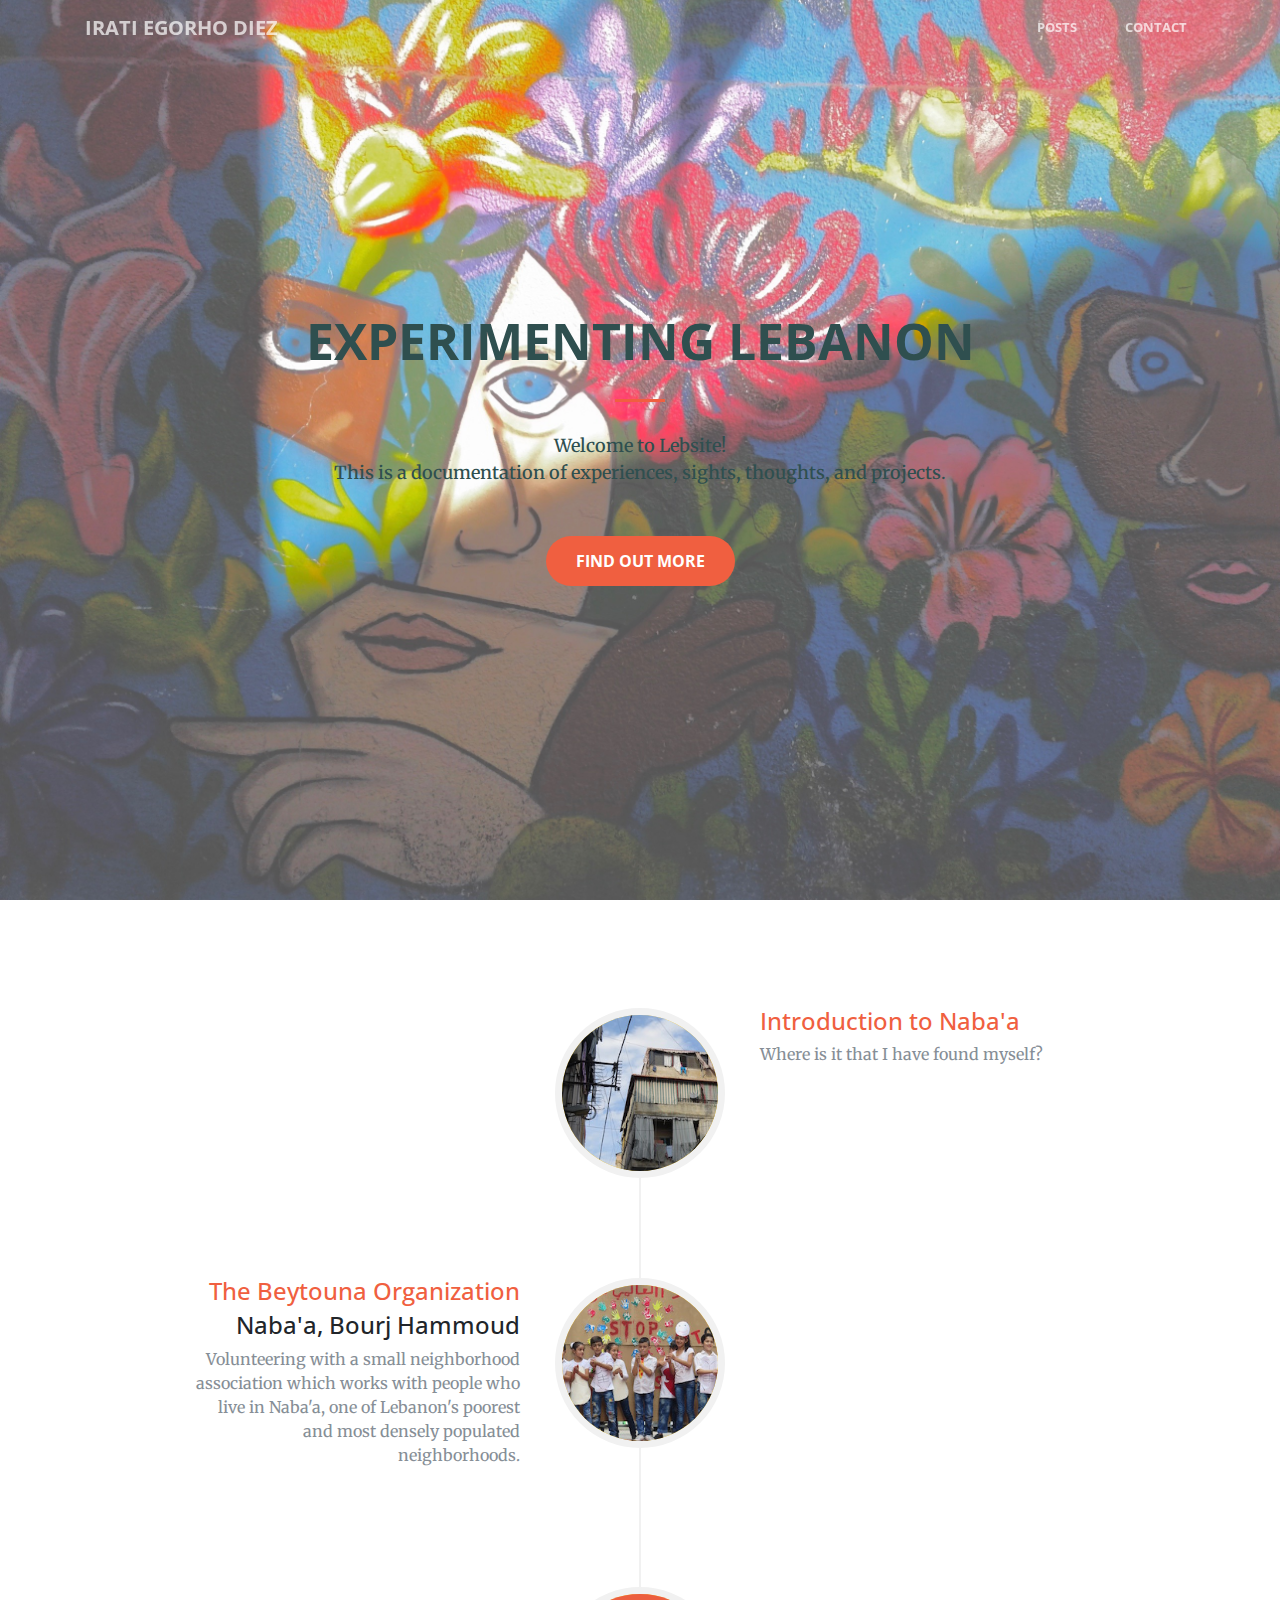
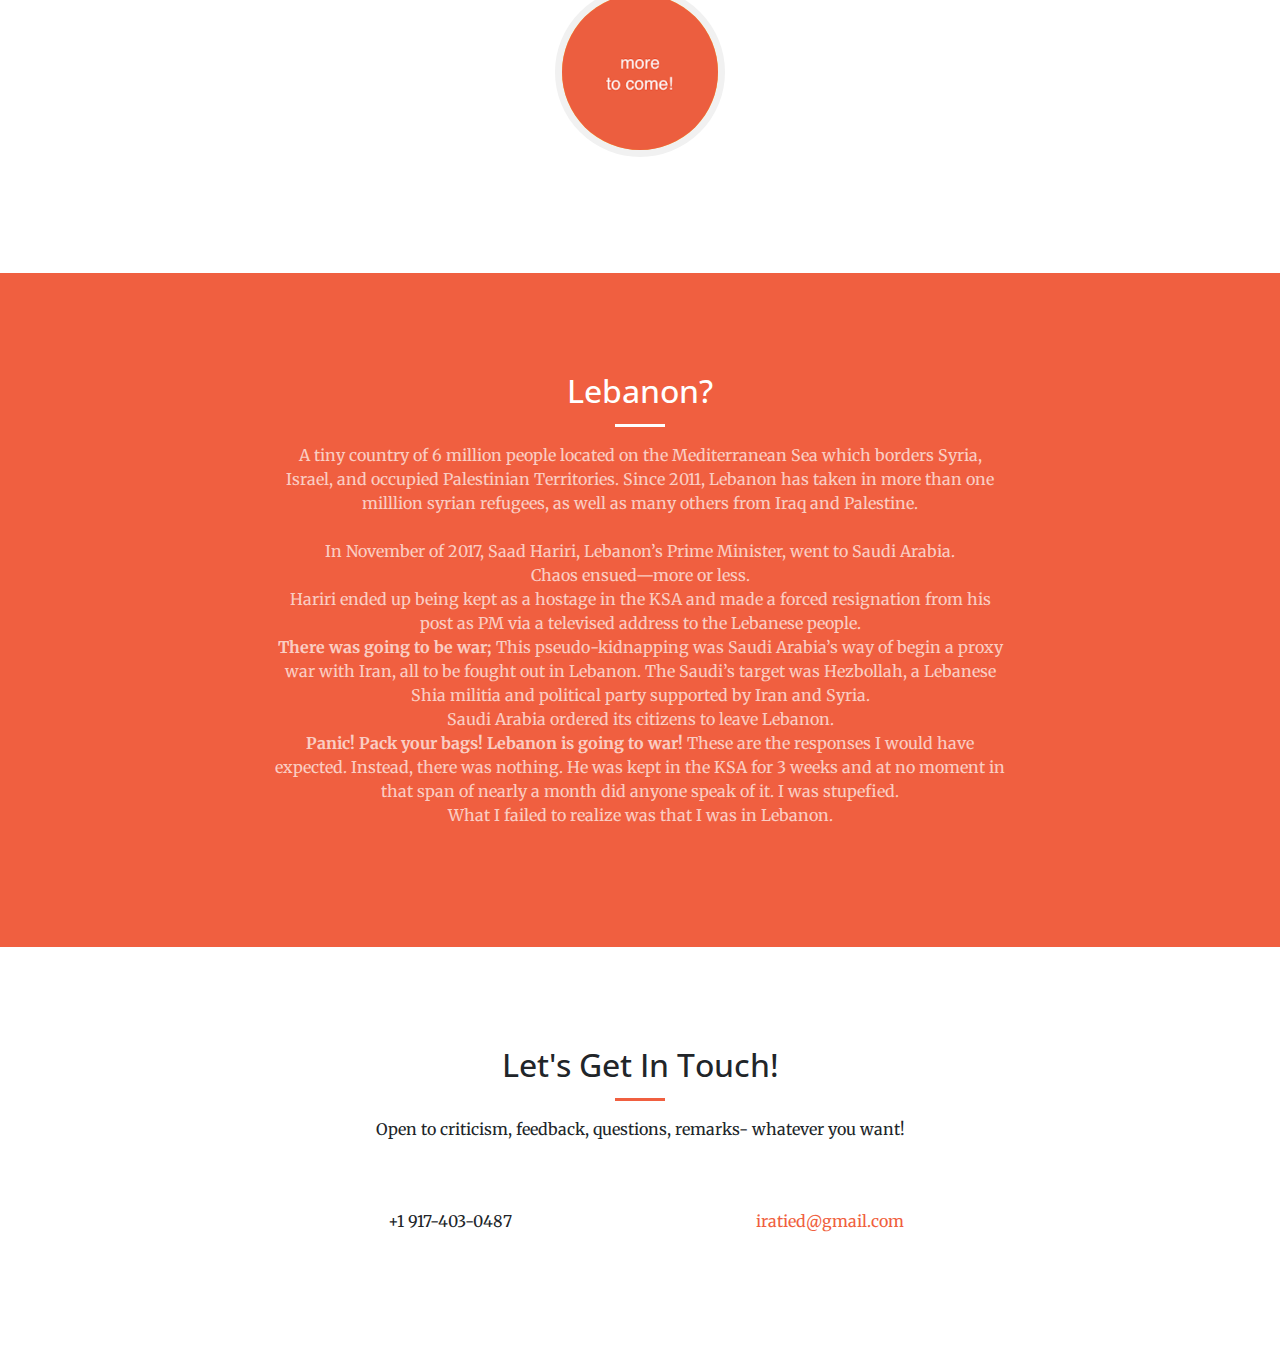
<file: index.html>
<!DOCTYPE html>
<html lang="en">

  <head>

    <meta charset="utf-8">
    <meta name="viewport" content="width=device-width, initial-scale=1, shrink-to-fit=no">
    <meta name="description" content="">
    <meta name="author" content="">

    <title>Beirut, Lebanon 2017</title>

    <!-- Bootstrap core CSS -->
    <link href="vendor/bootstrap/css/bootstrap1.min.css" rel="stylesheet">
    <link href="mystyle.css" rel="stylesheet">

    <!-- Custom fonts for this template -->
    <link href="vendor/font-awesome/css/font-awesome.min.css" rel="stylesheet" type="text/css">
    <link href='https://fonts.googleapis.com/css?family=Open+Sans:300italic,400italic,600italic,700italic,800italic,400,300,600,700,800' rel='stylesheet' type='text/css'>
    <link href='https://fonts.googleapis.com/css?family=Merriweather:400,300,300italic,400italic,700,700italic,900,900italic' rel='stylesheet' type='text/css'>

    <!-- Plugin CSS -->
    <link href="vendor/magnific-popup/magnific-popup.css" rel="stylesheet">
    
    <!-- Custom styles for this template -->
    <link href="css/creative1.min.css" rel="stylesheet">
    <link href="css/timeline.css" rel="stylesheet">

  </head>

  <body id="page-top">

    <!-- Navigation -->
    <nav class="navbar navbar-expand-lg navbar-light fixed-top" id="mainNav">
      <div class="container">
        <a class="navbar-brand js-scroll-trigger" href="#page-top">Irati Egorho Diez</a>
        <button class="navbar-toggler navbar-toggler-right" type="button" data-toggle="collapse" data-target="#navbarResponsive" aria-controls="navbarResponsive" aria-expanded="false" aria-label="Toggle navigation">
          <span class="navbar-toggler-icon"></span>
        </button>
        <div class="collapse navbar-collapse" id="navbarResponsive">
          <ul class="navbar-nav ml-auto">
            <li class="nav-item">
              <a class="nav-link js-scroll-trigger" href="#about">Posts</a>
            </li>
            <li class="nav-item">
              <a class="nav-link js-scroll-trigger" href="#services"> </a>
            </li>
            <li class="nav-item">
              <a class="nav-link js-scroll-trigger" href="#portfolio"> </a>
            </li>
            <li class="nav-item">
              <a class="nav-link js-scroll-trigger" href="#contact">Contact</a>
            </li>
          </ul>
        </div>
      </div>
    </nav>

    <header class="masthead">
      <div class="header-content">
        <div class="header-content-inner">
          <h1 id="homeHeading">Experimenting Lebanon</h1>
          <hr>
          <p>Welcome to Lebsite! <br> This is a documentation of experiences, sights, thoughts, and projects.</p>
          <a class="btn btn-primary btn-xl js-scroll-trigger" href="#about">Find Out More</a>
        </div>
      </div>
    </header>
    
    <section id="about">
      <div class="container">
        <div class="row">
          <div class="col-lg-12 text-center">
            <h2 class="section-heading">                    </h2>
            <h3 class="section-subheading text-muted"></h3>
          </div>
        </div>
        <div class="row">
          <div class="col-lg-12">
            <ul class="timeline">
               
               <li class="timeline-inverted">
                <div class="timeline-image">
                  <img class="rounded-circle img-fluid" src="img/about/4.jpg" alt="">
                </div>
                <div class="timeline-panel">
                  <div class="timeline-heading">
                    <h4><a href="text.html">Introduction to Naba'a</a></h4>
                    <h4 class="subheading"></h4>
                  </div>
                  <div class="timeline-body">
                    <p class="text-muted"> Where is it that I have found myself? 
                    <br>
                    <p>
                  </div>
                </div>
              </li>
              
              <li>
                <div class="timeline-image">
                  <img class="rounded-circle img-fluid" src="img/about/1.jpg" alt="">
                </div>
                <div class="timeline-panel">
                  <div class="timeline-heading">
                    <h4><a href="beyt.html"> The Beytouna Organization </a></h4>
                    <h4 class="subheading">Naba'a, Bourj Hammoud</h4>
                  </div>
                  <div class="timeline-body">
                    <p class="text-muted">Volunteering with a small neighborhood association which works with people who live in Naba'a, one of Lebanon's poorest and most densely populated neighborhoods.</p>
                  </div>
                </div>
              </li>

             
              <li class="timeline-inverted">
                <div class="timeline-image">
                  <img class="rounded-circle img-fluid" src="img/about/5.png" alt="">
                  <h4>More
                    <br>to
                    <br>Come!</h4>
                </div>
              </li>
            </ul>
          </div>
        </div>
      </div>
    </section>

    <section class="bg-primary" id="about">
      <div class="container">
        <div class="row">
          <div class="col-lg-8 mx-auto text-center">
            <h2 class="section-heading text-white">Lebanon?</h2>
            <hr class="light">
            <p class="text-faded">A tiny country of 6 million people located on the Mediterranean 
            Sea which borders Syria, Israel, and occupied Palestinian Territories. 
            Since 2011, Lebanon has taken in more than one milllion syrian refugees, as well as many others 
            from Iraq and Palestine.
            <br>
            <br>
            In November of 2017, Saad Hariri, Lebanon’s Prime Minister, went to Saudi Arabia. <br>
Chaos ensued—more or less. <br>
Hariri ended up being kept as a hostage in the KSA and made a forced resignation 
from his post as PM via a televised address to the Lebanese people. <br>
<b>There was going to be war;</b>
This pseudo-kidnapping was Saudi Arabia’s way of begin a proxy war with Iran, all to be fought out in Lebanon. 
The Saudi’s target was Hezbollah, a Lebanese Shia militia and political party supported by Iran and Syria.<br>
Saudi Arabia ordered its citizens to leave Lebanon. <br>

<b>Panic! Pack your bags! Lebanon is going to war!</b>

These are the responses I would have expected. Instead, there was nothing.
He was kept in the KSA for 3 weeks and at no moment in that span of nearly a month did anyone speak of it. I was stupefied.  <br>
What I failed to realize was that I was in Lebanon. 

            
            
            </p>
          </div>
        </div>
      </div>
    </section>

    <section id="contact">
      <div class="container">
        <div class="row">
          <div class="col-lg-8 mx-auto text-center">
            <h2 class="section-heading">Let's Get In Touch!</h2>
            <hr class="primary">
            <p>Open to criticism, feedback, questions, remarks- whatever you want!</p>
          </div>
        </div>
        <div class="row">
          <div class="col-lg-4 ml-auto text-center">
            <i class="fa fa-phone fa-3x sr-contact"></i>
            <p>+1 917-403-0487</p>
          </div>
          <div class="col-lg-4 mr-auto text-center">
            <i class="fa fa-envelope-o fa-3x sr-contact"></i>
            <p>
              <a href="mailto:iratied@gmail.com">iratied@gmail.com</a>
            </p>
          </div>
        </div>
      </div>
    </section>

    <!-- Bootstrap core JavaScript -->
    <script src="vendor/jquery/jquery.min.js"></script>
    <script src="vendor/popper/popper.min.js"></script>
    <script src="vendor/bootstrap/js/bootstrap.min.js"></script>

    <!-- Plugin JavaScript -->
    <script src="vendor/jquery-easing/jquery.easing.min.js"></script>
    <script src="vendor/scrollreveal/scrollreveal.min.js"></script>
    <script src="vendor/magnific-popup/jquery.magnific-popup.min.js"></script>

    <!-- Custom scripts for this template -->
    <script src="js/creative.min.js"></script>

  </body>

</html>
</file>
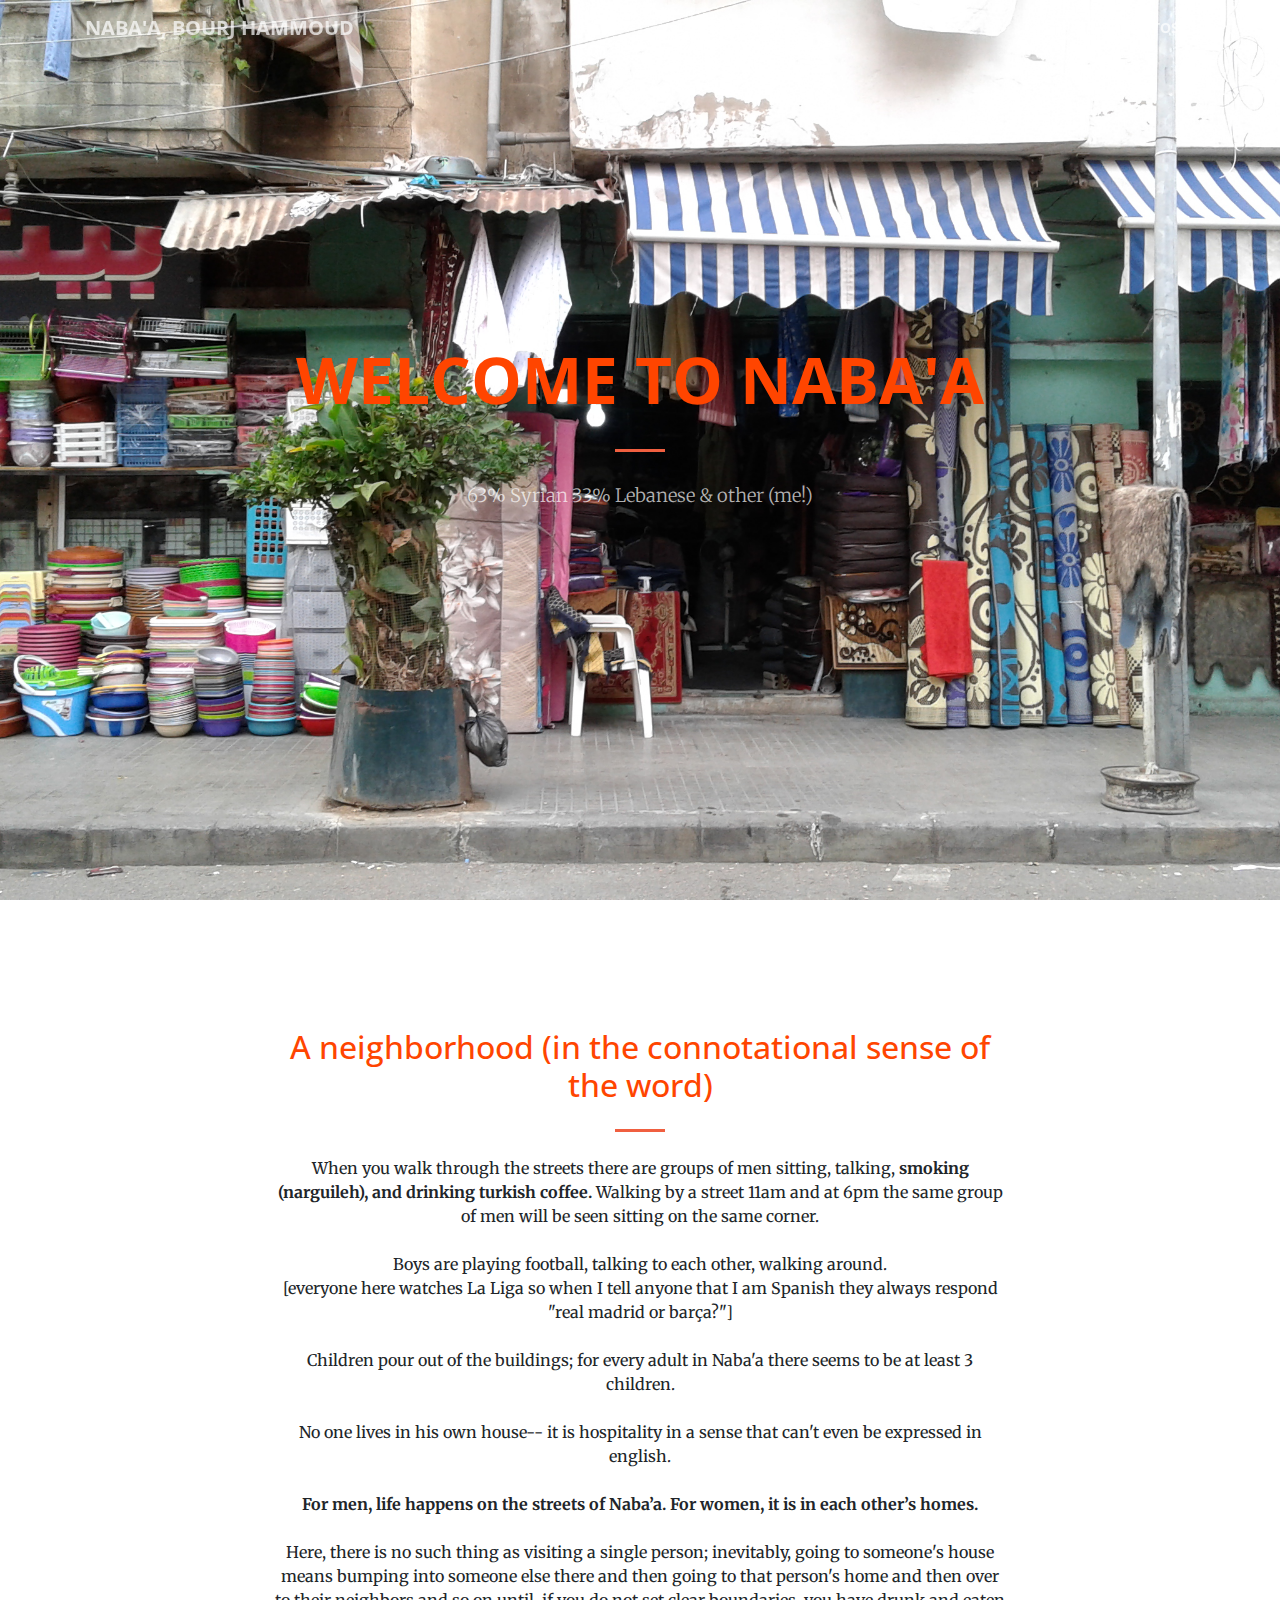
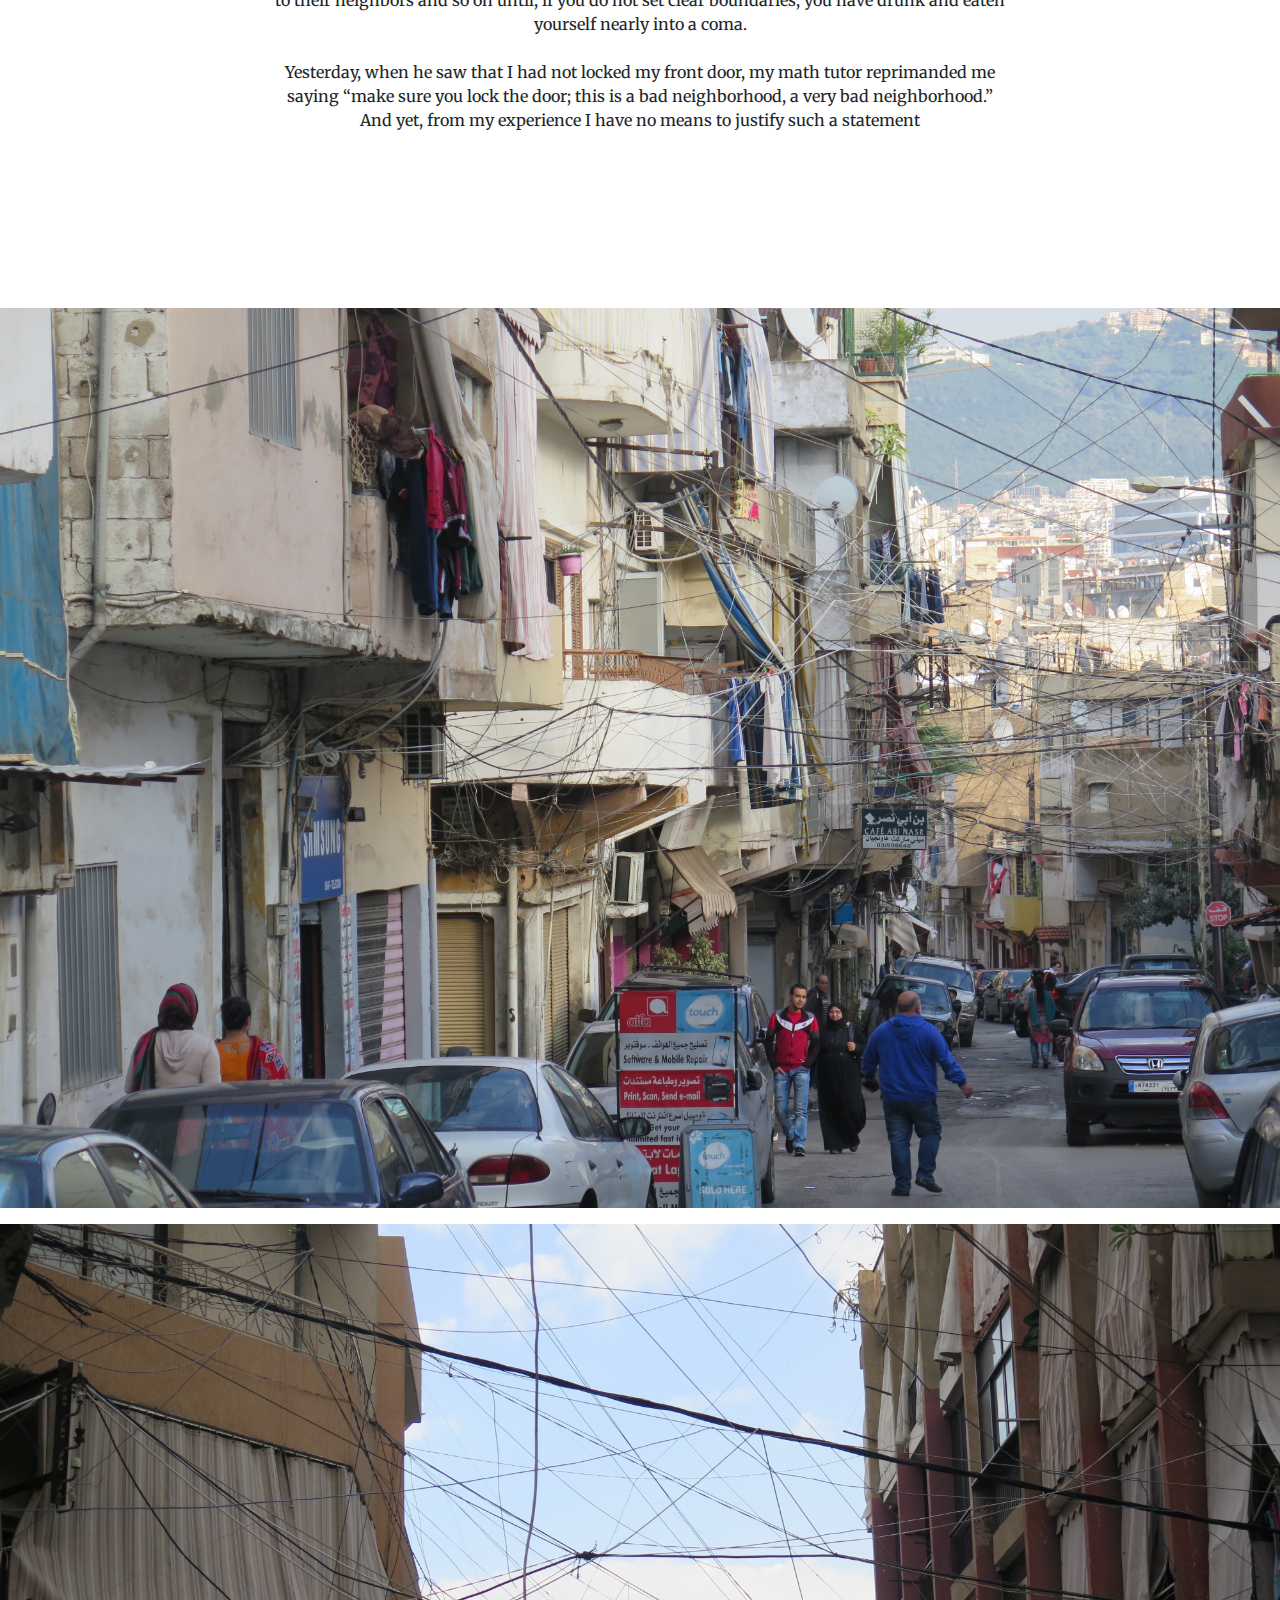
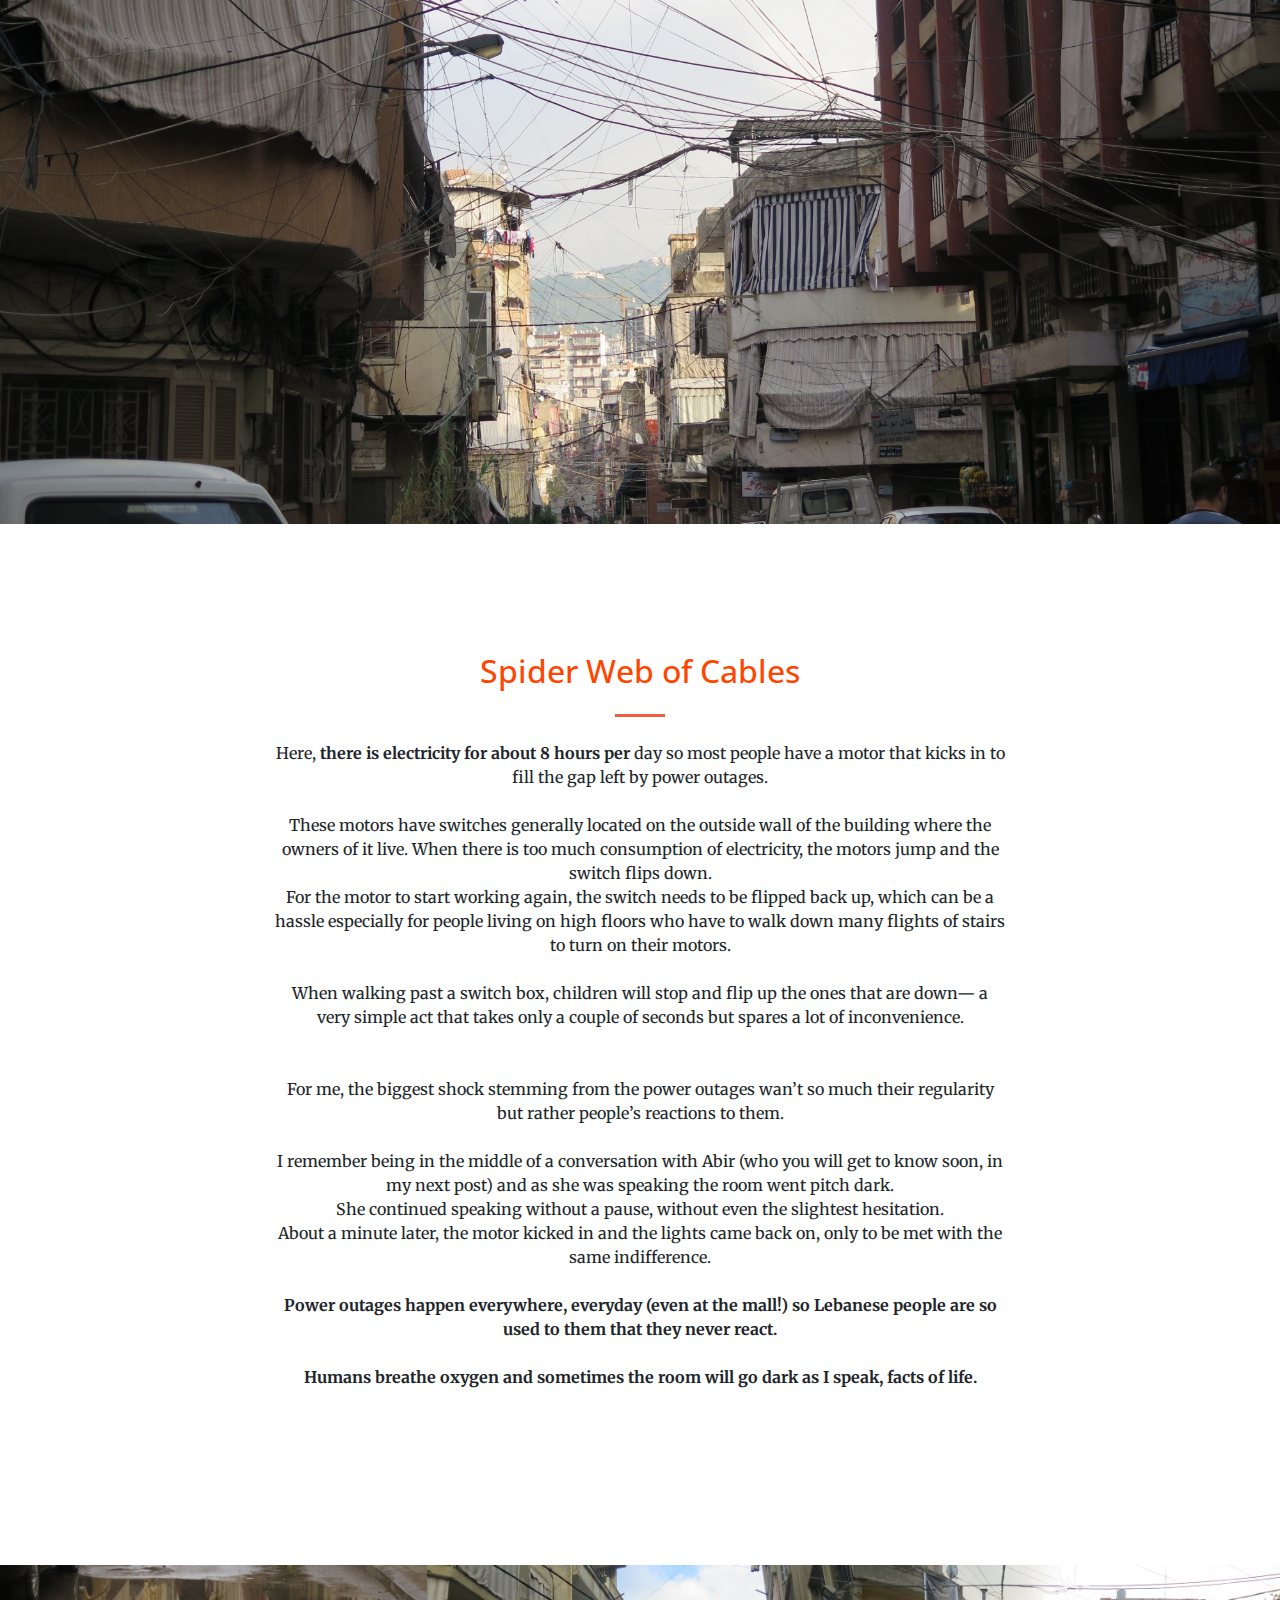
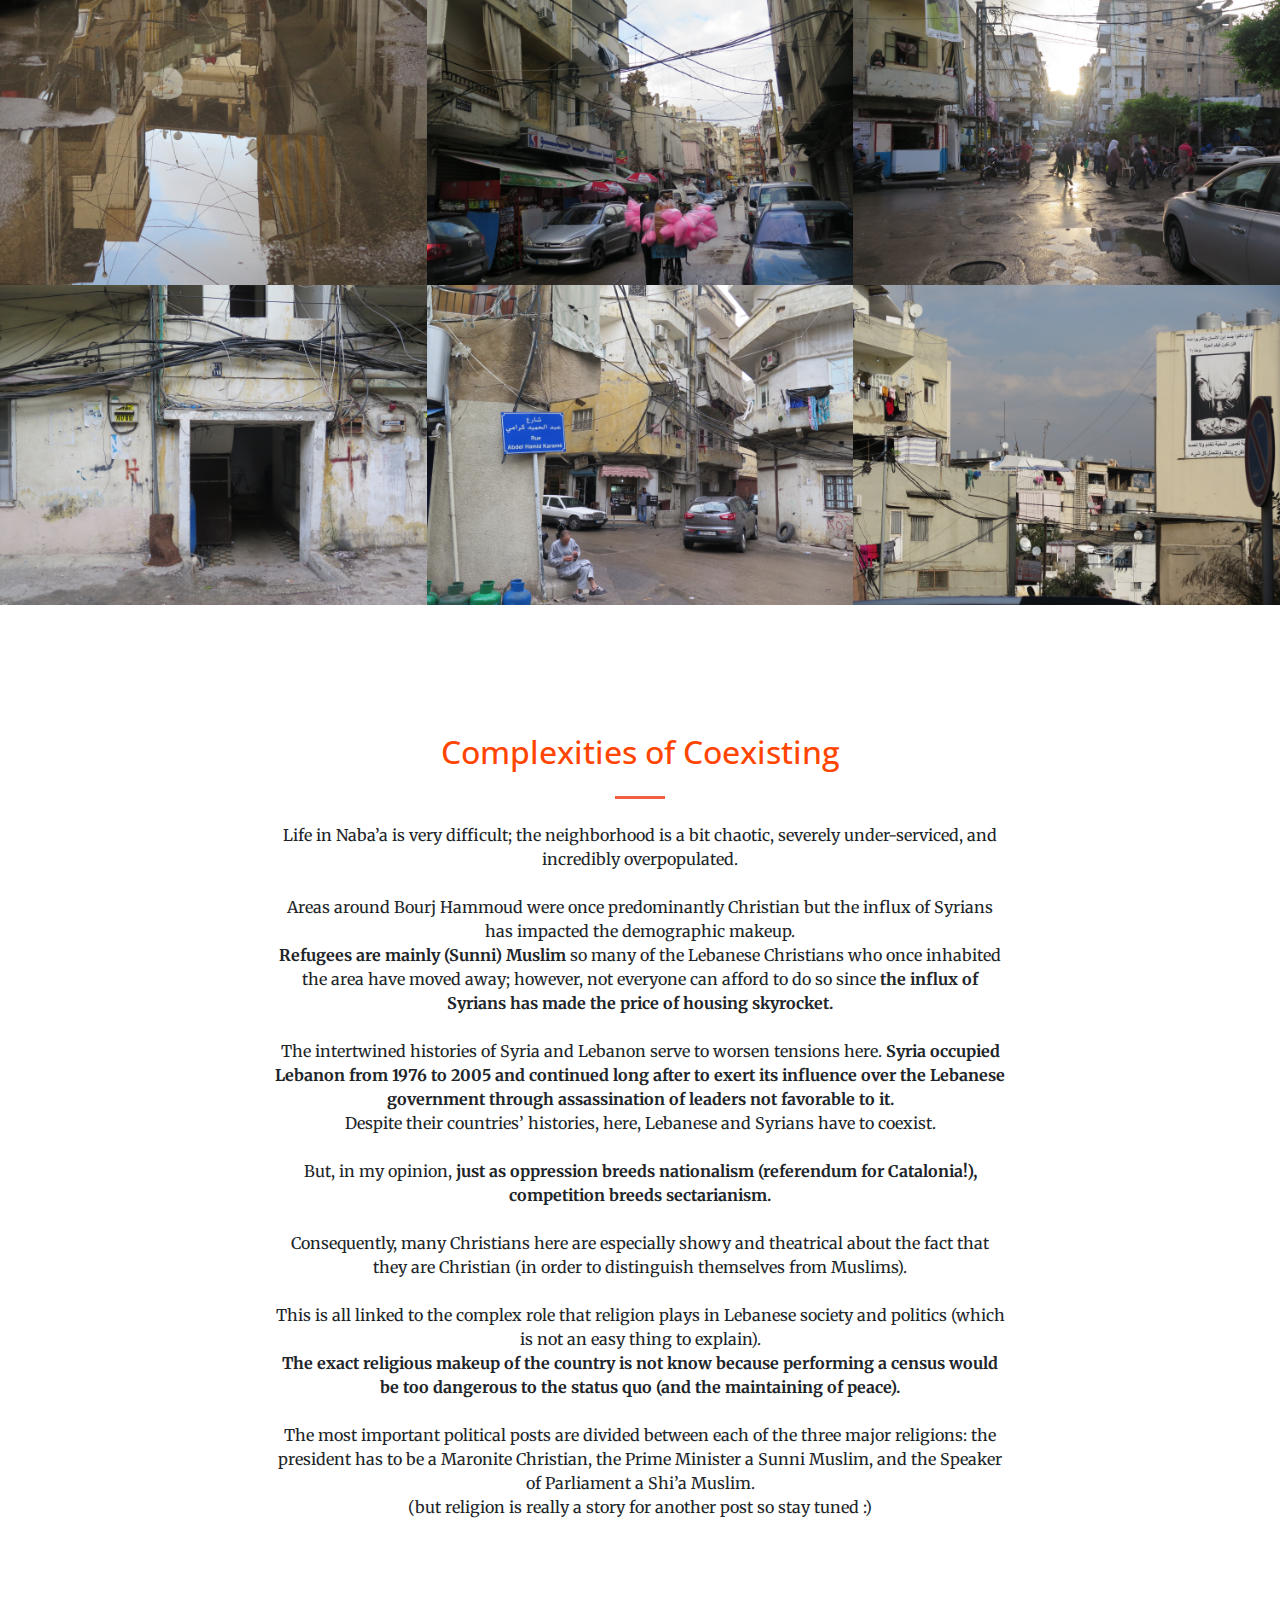
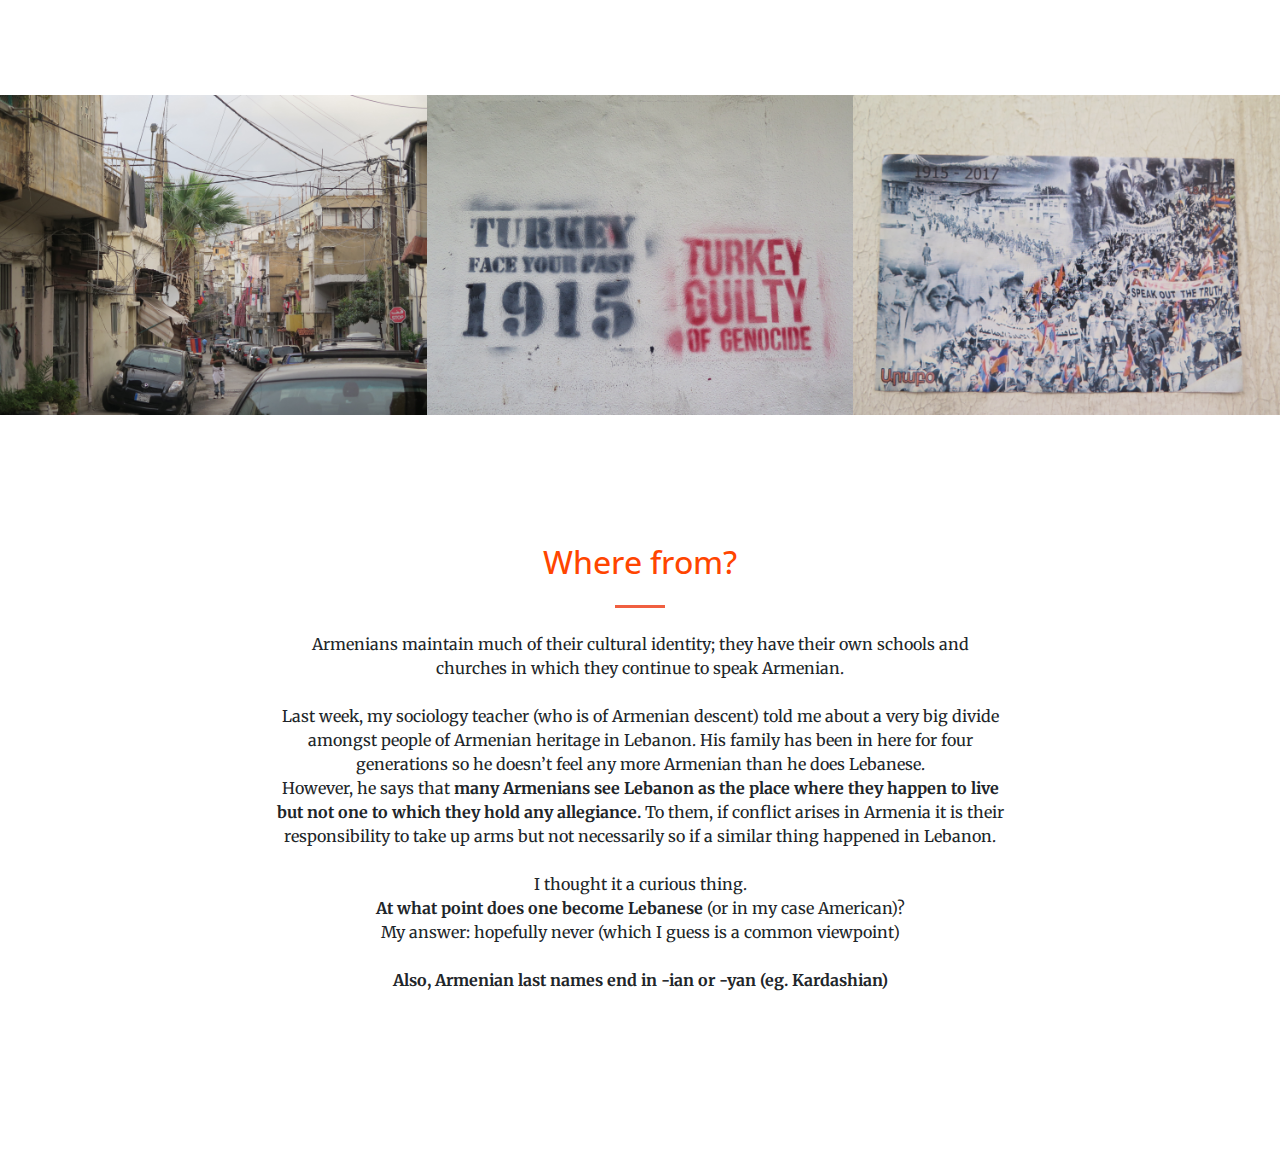
<file: text.html>
<!DOCTYPE html>
<html lang="en">

  <head>

    <meta charset="utf-8">
    <meta name="viewport" content="width=device-width, initial-scale=1, shrink-to-fit=no">
    <meta name="description" content="">
    <meta name="author" content="">

    <title>My First Impressions</title>

    <!-- Bootstrap core CSS -->
    <link href="vendor/bootstrap/css/bootstrap.min.css" rel="stylesheet">

    <!-- Custom fonts for this template -->
    <link href="vendor/font-awesome/css/font-awesome.min.css" rel="stylesheet" type="text/css">
    <link href='https://fonts.googleapis.com/css?family=Open+Sans:300italic,400italic,600italic,700italic,800italic,400,300,600,700,800' rel='stylesheet' type='text/css'>
    <link href='https://fonts.googleapis.com/css?family=Merriweather:400,300,300italic,400italic,700,700italic,900,900italic' rel='stylesheet' type='text/css'>

    <!-- Plugin CSS -->
    <link href="vendor/magnific-popup/magnific-popup.css" rel="stylesheet">

    <!-- Custom styles for this template -->
    <link href="css/creative.min.css" rel="stylesheet">

  </head>

  <body id="page-top">

    <!-- Navigation -->
    <nav class="navbar navbar-expand-lg navbar-light fixed-top" id="mainNav">
      <div class="container">
        <a class="navbar-brand js-scroll-trigger" href="#page-top">Naba'a, Bourj Hammoud</a>
        <button class="navbar-toggler navbar-toggler-right" type="button" data-toggle="collapse" data-target="#navbarResponsive" aria-controls="navbarResponsive" aria-expanded="false" aria-label="Toggle navigation">
          <span class="navbar-toggler-icon"></span>
        </button>
        <div class="collapse navbar-collapse" id="navbarResponsive">
          <ul class="navbar-nav ml-auto">
            
            <li class="nav-item">
              <a class="nav-link js-scroll-trigger" href="#about"></a>
            </li>
            
            <li class="nav-item">
              <a class="nav-link js-scroll-trigger" href="#services"></a>
            </li>
            <li class="nav-item">
              <a class="nav-link js-scroll-trigger" href="#portfolio">Photos</a>
            </li>
          </ul>
        </div>
      </div>
    </nav>

    <header class="masthead text-center text-white d-flex">
      <div class="container my-auto">
        <div class="row">
          <div class="col-lg-10 mx-auto">
            <h1 class="text-uppercase">
              <strong>Welcome to Naba'a</strong>
            </h1>
            <hr>
          </div>
          <div class="col-lg-8 mx-auto">
            <p class="text-faded mb-5">63% Syrian 33% Lebanese & other (me!)
            </p>
          </div>
        </div>
      </div>
    </header>

<section id="contact">
      <div class="container">
        <div class="row">
          <div class="col-lg-8 mx-auto text-center">
            <h2 class="section-heading">A neighborhood (in the connotational sense of the word)</h2>
            <hr class="my-4">
            <p class="mb-5"> 
            When you walk through the streets there are groups of men sitting, talking, <b>smoking (narguileh), and drinking turkish coffee. </b> 
            Walking by a street 11am and at 6pm the same group of men will be seen sitting on the same corner.
            <br>
            <br>
            Boys are playing football, talking to each other, walking around. 
            <br>
            [everyone here watches La Liga so when I tell anyone that I am Spanish they always respond "real madrid or barça?"]
            <br>
            <br>
            Children pour out of the buildings; for every adult in Naba'a there seems to be at least 3 children. 
            <br>
            <br>
            No one lives in his own house-- it is hospitality in a sense that can't even be expressed in english. 
            <br>
            <br>
           <b>For men, life happens on the streets of Naba’a. For women, it is in each other’s homes. </b>
            <br>
            <br>
            Here, there is no such thing as visiting a single person; 
            inevitably, going to someone's house means bumping into someone else there and then going to that person's home and then over to their neighbors and so on until, if you do not set clear boundaries, you have drunk and eaten yourself nearly into a coma.
            <br>
            <br>
            Yesterday, when he saw that I had not locked my front door, my math tutor reprimanded me saying “make sure you lock the door; this is a bad neighborhood, a very bad neighborhood.”
            And yet, from my experience I have no means to  justify such a statement 
            </p>
          </div>
        </div>
      </div>
    </section>
    
<header class="masthead1 text-center text-white d-flex">
      <div class="container my-auto">
        <div class="row">
          <div class="col-lg-10 mx-auto">
            <h1 class="text-uppercase">
              <strong></strong>
            </h1>
           
          </div>
          <div class="col-lg-8 mx-auto">
            <p class="text-faded mb-5"></p>
            
          </div>
        </div>
      </div>
    </header>
<p>
</p>

<header class="masthead2 text-center text-white d-flex">
      <div class="container my-auto">
        <div class="row">
          <div class="col-lg-10 mx-auto">
            <h1 class="text-uppercase">
              <strong> </strong>
              <br>
              <br>
              <br>
              <br>
              <br>
            </h1>
           
          </div>
          <div class="col-lg-8 mx-auto">
            <p class="text-faded mb-5"></p>
            
          </div>
        </div>
      </div>
    </header>
        <section id="contact">
      <div class="container">
        <div class="row">
          <div class="col-lg-8 mx-auto text-center">
            <h2 class="section-heading">Spider Web of Cables</h2>
            <hr class="my-4">
            <p class="mb-5">Here, <b>there is electricity for about 8 hours per </b> day so most people have
            a motor that kicks in to fill the gap left by power outages. 
            <br>
            <br>
            These motors have switches generally located on the outside wall of the building where the owners of it live. 
            When there is too much consumption of electricity, the motors jump and the switch flips down. 
            <br>
            For the motor to start working again, the switch needs to be flipped back up, which can be a hassle 
            especially for people living on high floors who have to walk down many flights of stairs to turn on their 
            motors. 
            <br>
            <br>
            When walking past a switch box, children will stop and flip up the ones that are down— a very simple act 
            that takes only a couple of seconds but spares a lot of inconvenience. 
            <br>
            <br>
            <br>
            For me, the biggest shock stemming from the power outages wan’t so much their regularity but rather people’s 
            reactions to them. 
            <br>
            <br>
            I remember being in the middle of a conversation with Abir (who you will get to know soon,
            in my next post) and as she was speaking the room went pitch dark. 
            <br>
            She continued speaking without a pause, without even the slightest hesitation. 
            <br>
            About a minute later, the motor kicked in and the lights came back on, only to be met with the same indifference. 
            <br>
            <br>
            <b>Power outages happen everywhere, everyday (even at the mall!) so Lebanese people are so used to them that they never react. 
            <br>
            <br>
            Humans breathe oxygen and sometimes the room will go dark as I speak, facts of life. </b>
            </p>
          </div>
        </div>
      </div>
    </section>

    <section class="p-0" id="portfolio">
      <div class="container-fluid p-0">
        <div class="row no-gutters popup-gallery">
          <div class="col-lg-4 col-sm-6">
            <a class="portfolio-box" href="img/portfolio/fullsize/1.jpg">
              <img class="img-fluid" src="img/portfolio/thumbnails/1.jpg" alt="">
              <div class="portfolio-box-caption">
                <div class="portfolio-box-caption-content">
                  <div class="project-category text-faded">
                    Seen through a Puddle
                  </div>
                  <div class="project-name">
                    
                  </div>
                </div>
              </div>
            </a>
          </div>
          <div class="col-lg-4 col-sm-6">
            <a class="portfolio-box" href="img/portfolio/fullsize/2.jpg">
              <img class="img-fluid" src="img/portfolio/thumbnails/2.jpg" alt="">
              <div class="portfolio-box-caption">
                <div class="portfolio-box-caption-content">
                  <div class="project-category text-faded">
                   The huge curtains draped over the balconies shield from the intense heat in summer and act as wonderful isolators in winter
                  </div>
                  <div class="project-name">
                    
                  </div>
                </div>
              </div>
            </a>
          </div>
          <div class="col-lg-4 col-sm-6">
            <a class="portfolio-box" href="img/portfolio/fullsize/3.jpg">
              <img class="img-fluid" src="img/portfolio/thumbnails/3.jpg" alt="">
              <div class="portfolio-box-caption">
                <div class="portfolio-box-caption-content">
                  <div class="project-category text-faded">
                     There are no sidewalks, as that is where the cars park, so pedestrians walk on the street
                  </div>
                  <div class="project-name">
                    
                  </div>
                </div>
              </div>
            </a>
          </div>
          
          <div class="col-lg-4 col-sm-6">
            <a class="portfolio-box" href="img/portfolio/fullsize/4.jpg">
              <img class="img-fluid" src="img/portfolio/thumbnails/4.jpg" alt="">
              <div class="portfolio-box-caption">
                <div class="portfolio-box-caption-content">
                  <div class="project-category text-faded">
                    A Typically small doorway 
                  </div>
                  <div class="project-name">
                  </div>
                </div>
              </div>
            </a>
          </div>
          <div class="col-lg-4 col-sm-6">
            <a class="portfolio-box" href="img/portfolio/fullsize/5.jpg">
              <img class="img-fluid" src="img/portfolio/thumbnails/5.jpg" alt="">
              <div class="portfolio-box-caption">
                <div class="portfolio-box-caption-content">
                  <div class="project-category text-faded">
                  a Street with a name (a rare occurrence) 
          
                  </div>
                  <div class="project-name">
                  </div>
                </div>
              </div>
            </a>
          </div>
          <div class="col-lg-4 col-sm-6">
            <a class="portfolio-box" href="img/portfolio/fullsize/6.jpg">
              <img class="img-fluid" src="img/portfolio/thumbnails/6.jpg" alt="">
              <div class="portfolio-box-caption">
                <div class="portfolio-box-caption-content">
                  <div class="project-category text-faded">
                    Christian iconography— an omnipresent feature
                  </div>
                  <div class="project-name">
                    
                  </div>
                </div>
              </div>
            </a>
          </div>
        </div>
      </div>
    </section>

    <section id="contact">
      <div class="container">
        <div class="row">
          <div class="col-lg-8 mx-auto text-center">
            <h2 class="section-heading">Complexities of Coexisting</h2>
            <hr class="my-4">
            <p class="mb-5">
            Life in Naba’a is very difficult; the neighborhood is a bit chaotic, severely under-serviced, and incredibly 
            overpopulated. 
            <br>
            <br>
            Areas around Bourj Hammoud were once predominantly Christian but the influx of Syrians has impacted the 
            demographic makeup. 
            <br>
            <b>Refugees are mainly (Sunni) Muslim </b>so many of the Lebanese Christians who once inhabited the area have 
            moved away; 
            however, not everyone can afford to do so since <b>the influx of Syrians has made the price of housing skyrocket.</b>
            <br>
            <br>
            The intertwined histories of Syria and Lebanon serve to worsen tensions here.
            <b>Syria occupied Lebanon from 1976 to 2005 and continued long after to exert its influence over the 
            Lebanese government through assassination of leaders not favorable to it. </b>
            <br>
            Despite their countries’ histories, here, Lebanese and Syrians have to coexist. 
            <br>
            <br>
            But, in my opinion, <b> just as oppression breeds nationalism (referendum for Catalonia!), 
            competition breeds sectarianism. </b>
            <br>
            <br>
            Consequently, many Christians here are especially showy and theatrical about the fact that 
            they are Christian (in order to distinguish themselves from Muslims). 
            <br>
            <br>
            This is all linked to the complex role that religion plays in Lebanese society and politics (which is not an easy thing to explain). 
            <br>
            <b>The exact religious makeup of the country is not know because performing a census would be too dangerous 
            to the status quo (and the maintaining of peace). </b>
            <br>
            <br>
            The most important political posts are divided between each of the three major religions: 
            the president has to be a Maronite Christian, the Prime Minister a Sunni Muslim, and the Speaker 
            of Parliament a Shi’a Muslim. 
            <br>
            (but religion is really a story for another post so stay tuned :)
          </p>
          </div>
        </div>
      </div>
    </section>
    
        <section class="p-0" id="portfolio">
      <div class="container-fluid p-0">
        <div class="row no-gutters popup-gallery">
          <div class="col-lg-4 col-sm-6">
            <a class="portfolio-box" href="img/portfolio/fullsize/flags.jpg">
              <img class="img-fluid" src="img/portfolio/thumbnails/flags.jpg" alt="">
              <div class="portfolio-box-caption">
                <div class="portfolio-box-caption-content">
                  <div class="project-category text-faded">
                  A dual identity 
                  </div>
                  <div class="project-name">
                    
                  </div>
                </div>
              </div>
            </a>
          </div>
          <div class="col-lg-4 col-sm-6">
            <a class="portfolio-box" href="img/portfolio/fullsize/turkey.jpg">
              <img class="img-fluid" src="img/portfolio/thumbnails/turkey.jpg" alt="">
              <div class="portfolio-box-caption">
                <div class="portfolio-box-caption-content">
                  <div class="project-category text-faded">
                    Bourj Hammoud has a substantial Armenian population made up of the descendants of refugees feeling the genocide of 1915
                  </div>
                  <div class="project-name">
                    
                  </div>
                </div>
              </div>
            </a>
          </div>
          <div class="col-lg-4 col-sm-6">
            <a class="portfolio-box" href="img/portfolio/fullsize/card.jpg">
              <img class="img-fluid" src="img/portfolio/thumbnails/card.jpg" alt="">
              <div class="portfolio-box-caption">
                <div class="portfolio-box-caption-content">
                  <div class="project-category text-faded">
                      Turkey is still to recognize that the events taking place in 1915 constituted a genocide
                  </div>
                  <div class="project-name">
                   
                  </div>
                </div>
              </div>
            </a>
          </div>
        </div>
      </div>
    </section>
    
        <section id="contact">
      <div class="container">
        <div class="row">
          <div class="col-lg-8 mx-auto text-center">
            <h2 class="section-heading">Where from?</h2>
            <hr class="my-4">
            <p class="mb-5"> Armenians maintain much of their cultural identity; they have their own schools and churches in which they continue to speak Armenian. 
            <br>
            <br>
            Last week, my sociology teacher (who is of Armenian descent) told me about a very big divide amongst people 
            of Armenian heritage in Lebanon.
            
            His family has been in here for four generations so he doesn’t feel any more Armenian than he does Lebanese.
            <br>
            However, he says that <b> many Armenians see Lebanon as the place where they happen to live 
            but not one to which they hold any allegiance. </b> 
            To them, if conflict arises in Armenia it is their responsibility to take up arms but 
            not necessarily so if a similar thing happened in Lebanon. 
            <br>
            <br>
            I thought it a curious thing.
            <br>
            <b>At what point does one become Lebanese </b> (or in my case American)? 
            <br>
            My answer: hopefully never (which I guess is a common viewpoint)
            <br>
            <br>
            <b>Also, Armenian last names end in -ian or -yan (eg. Kardashian) </b>
            </p>
          </div>
        </div>
      </div>
    </section>

    <!-- Bootstrap core JavaScript -->
    <script src="vendor/jquery/jquery.min.js"></script>
    <script src="vendor/bootstrap/js/bootstrap.bundle.min.js"></script>

    <!-- Plugin JavaScript -->
    <script src="vendor/jquery-easing/jquery.easing.min.js"></script>
    <script src="vendor/scrollreveal/scrollreveal.min.js"></script>
    <script src="vendor/magnific-popup/jquery.magnific-popup.min.js"></script>

    <!-- Custom scripts for this template -->
    <script src="js/creative.min.js"></script>

  </body>

</html>
</file>
<file: mystyle.css>
.text-notfaded {
    color:white;
}
</file>
<file: css/creative1.min.css>
/*!
 * Start Bootstrap - Createive v4.0.0-beta (http://startbootstrap.com/template-overviews/creative)
 * Copyright 2013-2017 Start Bootstrap
 * Licensed under MIT (https://github.com/BlackrockDigital/startbootstrap-creative/blob/master/LICENSE)
 */body,html{width:100%;height:100%}body{font-family:Merriweather,'Helvetica Neue',Arial,sans-serif}hr{max-width:50px;border-width:3px;border-color:#f05f40}hr.light{border-color:#fff}a{color:#f05f40;-webkit-transition:all .2s;-moz-transition:all .2s;transition:all .2s}a:focus,a:hover{color:#f05f40}h1,h2,h3,h4,h5,h6{font-family:'Open Sans','Helvetica Neue',Arial,sans-serif}p{font-size:16px;line-height:1.5;margin-bottom:20px}.bg-primary{background-color:rgb(240, 95, 64)!important}.bg-dark{color:#fff;background-color:#222!important}.text-faded{color:rgba(255,255,255,.7)}section{padding:100px 0}.section-heading{margin-top:0}::-moz-selection{color:#fff;background:#222;text-shadow:none}::selection{color:#fff;background:#222;text-shadow:none}img::selection{color:#fff;background:0 0}img::-moz-selection{color:#fff;background:0 0}body{-webkit-tap-highlight-color:#222}#mainNav{border-color:rgba(34,34,34,.05);background-color:#fff;font-family:'Open Sans','Helvetica Neue',Arial,sans-serif;-webkit-transition:all .2s;-moz-transition:all .2s;transition:all .2s}#mainNav .navbar-brand{font-weight:700;text-transform:uppercase;color:#f05f40;font-family:'Open Sans','Helvetica Neue',Arial,sans-serif}#mainNav .navbar-brand:focus,#mainNav .navbar-brand:hover{color:#f05f40}#mainNav .navbar-toggle{font-size:12px;font-weight:700;text-transform:uppercase;color:#222}#mainNav .navbar-nav>li.nav-item>a.nav-link,#mainNav .navbar-nav>li.nav-item>a.nav-link:focus{font-size:13px;font-weight:700;text-transform:uppercase;color:#222}#mainNav .navbar-nav>li.nav-item>a.nav-link:focus:hover,#mainNav .navbar-nav>li.nav-item>a.nav-link:hover{color:#f05f40}#mainNav .navbar-nav>li.nav-item>a.nav-link.active,#mainNav .navbar-nav>li.nav-item>a.nav-link:focus.active{color:#f05f40!important;background-color:transparent}#mainNav .navbar-nav>li.nav-item>a.nav-link.active:hover,#mainNav .navbar-nav>li.nav-item>a.nav-link:focus.active:hover{background-color:transparent}@media (min-width:992px){#mainNav{border-color:rgba(255,255,255,.3);background-color:transparent}#mainNav .navbar-brand{color:rgba(255,255,255,.7)}#mainNav .navbar-brand:focus,#mainNav .navbar-brand:hover{color:#fff}#mainNav .navbar-nav>li.nav-item>a.nav-link,#mainNav .navbar-nav>li.nav-item>a.nav-link:focus{color:rgba(255,255,255,.7)}#mainNav .navbar-nav>li.nav-item>a.nav-link:focus:hover,#mainNav .navbar-nav>li.nav-item>a.nav-link:hover{color:#fff}#mainNav.navbar-shrink{border-color:rgba(34,34,34,.05);background-color:#fff}#mainNav.navbar-shrink .navbar-brand{font-size:16px;color:#f05f40}#mainNav.navbar-shrink .navbar-brand:focus,#mainNav.navbar-shrink .navbar-brand:hover{color:#f05f40}#mainNav.navbar-shrink .navbar-nav>li.nav-item>a.nav-link,#mainNav.navbar-shrink .navbar-nav>li.nav-item>a.nav-link:focus{color:#222}#mainNav.navbar-shrink .navbar-nav>li.nav-item>a.nav-link:focus:hover,#mainNav.navbar-shrink .navbar-nav>li.nav-item>a.nav-link:hover{color:#f05f40}}
 header.masthead{position:relative;width:100%;min-height:auto;text-align:center;color:darkslategray;background-image:url(../img/paris.jpg);background-position:center;-webkit-background-size:cover;-moz-background-size:cover;-o-background-size:cover;background-size:cover}
 
 header.masthead .header-content{position:relative;width:100%;padding:150px 15px 100px;text-align:center}header.masthead .header-content .header-content-inner h1{font-size:30px;font-weight:700;margin-top:0;margin-bottom:0;text-transform:uppercase}header.masthead .header-content .header-content-inner hr{margin:30px auto}header.masthead .header-content .header-content-inner p{font-size:16px;font-weight:500;margin-bottom:50px;color:darkslategray}@media (min-width:768px){header.masthead{height:100%;min-height:600px}header.masthead .header-content{position:absolute;top:50%;padding:0 50px;-webkit-transform:translateY(-50%);-ms-transform:translateY(-50%);transform:translateY(-50%)}header.masthead .header-content .header-content-inner{max-width:1000px;margin-right:auto;margin-left:auto}header.masthead .header-content .header-content-inner h1{font-size:50px}header.masthead .header-content .header-content-inner p{font-size:18px;max-width:80%;margin-right:auto;margin-left:auto}}.service-box{max-width:400px;margin:50px auto 0}@media (min-width:992px){.service-box{margin:20px auto 0}}.service-box p{margin-bottom:0}.portfolio-box{position:relative;display:block;max-width:650px;margin:0 auto}.portfolio-box .portfolio-box-caption{position:absolute;bottom:0;display:block;width:100%;height:100%;text-align:center;opacity:0;color:#fff;background:rgba(240,95,64,.9);-webkit-transition:all .2s;-moz-transition:all .2s;transition:all .2s}.portfolio-box .portfolio-box-caption .portfolio-box-caption-content{position:absolute;top:50%;width:100%;transform:translateY(-50%);text-align:center}.portfolio-box .portfolio-box-caption .portfolio-box-caption-content .project-category,.portfolio-box .portfolio-box-caption .portfolio-box-caption-content .project-name{padding:0 15px;font-family:'Open Sans','Helvetica Neue',Arial,sans-serif}.portfolio-box .portfolio-box-caption .portfolio-box-caption-content .project-category{font-size:14px;font-weight:600;text-transform:uppercase}.portfolio-box .portfolio-box-caption .portfolio-box-caption-content .project-name{font-size:18px}.portfolio-box:hover .portfolio-box-caption{opacity:1}.portfolio-box:focus{outline:0}@media (min-width:768px){.portfolio-box .portfolio-box-caption .portfolio-box-caption-content .project-category{font-size:16px}.portfolio-box .portfolio-box-caption .portfolio-box-caption-content .project-name{font-size:22px}}.call-to-action{padding:50px 0}.call-to-action h2{margin:0 auto 20px}.text-primary{color:#f05f40!important}.no-gutter>[class*=col-]{padding-right:0;padding-left:0}.btn-default{color:#222;border-color:#fff;background-color:#fff}.btn-default.focus,.btn-default:focus{color:#222;border-color:#bfbfbf;background-color:#e6e6e6}.btn-default:hover{color:#222;border-color:#e0e0e0;background-color:#e6e6e6}.btn-default.active,.btn-default:active,.open>.btn-default.dropdown-toggle{color:#222;border-color:#e0e0e0;background-color:#e6e6e6}.btn-default.active.focus,.btn-default.active:focus,.btn-default.active:hover,.btn-default:active.focus,.btn-default:active:focus,.btn-default:active:hover,.open>.btn-default.dropdown-toggle.focus,.open>.btn-default.dropdown-toggle:focus,.open>.btn-default.dropdown-toggle:hover{color:#222;border-color:#bfbfbf;background-color:#d4d4d4}.btn-default.active,.btn-default:active,.open>.btn-default.dropdown-toggle{background-image:none}.btn-default.disabled.focus,.btn-default.disabled:focus,.btn-default.disabled:hover,.btn-default[disabled].focus,.btn-default[disabled]:focus,.btn-default[disabled]:hover,fieldset[disabled] .btn-default.focus,fieldset[disabled] .btn-default:focus,fieldset[disabled] .btn-default:hover{border-color:#fff;background-color:#fff}.btn-default .badge{color:#fff;background-color:#222}.btn-primary{color:#fff;border-color:#f05f40;background-color:#f05f40}.btn-primary.focus,.btn-primary:focus{color:#fff;border-color:#a4270d;background-color:#eb3812}.btn-primary:hover{color:#fff;border-color:#e13612;background-color:#eb3812}.btn-primary.active,.btn-primary:active,.open>.btn-primary.dropdown-toggle{color:#fff;border-color:#e13612;background-color:#eb3812}.btn-primary.active.focus,.btn-primary.active:focus,.btn-primary.active:hover,.btn-primary:active.focus,.btn-primary:active:focus,.btn-primary:active:hover,.open>.btn-primary.dropdown-toggle.focus,.open>.btn-primary.dropdown-toggle:focus,.open>.btn-primary.dropdown-toggle:hover{color:#fff;border-color:#a4270d;background-color:#c93110}.btn-primary.active,.btn-primary:active,.open>.btn-primary.dropdown-toggle{background-image:none}.btn-primary.disabled.focus,.btn-primary.disabled:focus,.btn-primary.disabled:hover,.btn-primary[disabled].focus,.btn-primary[disabled]:focus,.btn-primary[disabled]:hover,fieldset[disabled] .btn-primary.focus,fieldset[disabled] .btn-primary:focus,fieldset[disabled] .btn-primary:hover{border-color:#f05f40;background-color:#f05f40}.btn-primary .badge{color:#f05f40;background-color:#fff}.btn{font-weight:700;text-transform:uppercase;border:none;border-radius:300px;font-family:'Open Sans','Helvetica Neue',Arial,sans-serif}.btn-xl{padding:15px 30px}
</file>
<file: css/timeline.css>
/*!
 * Start Bootstrap - Agency v4.0.0-beta (http://startbootstrap.com/template-overviews/agency)
 * Copyright 2013-2017 Start Bootstrap
 * Licensed under MIT (https://github.com/BlackrockDigital/startbootstrap-agency/blob/master/LICENSE)
 */
 .timeline{position:relative;padding:0;list-style:none}.timeline:before{position:absolute;top:0;bottom:0;left:40px;width:2px;margin-left:-1.5px;content:'';background-color:#f1f1f1}.timeline>li{position:relative;min-height:50px;margin-bottom:50px}.timeline>li:after,.timeline>li:before{display:table;content:' '}.timeline>li:after{clear:both}.timeline>li .timeline-panel{position:relative;float:right;width:100%;padding:0 20px 0 100px;text-align:left}.timeline>li .timeline-panel:before{right:auto;left:-15px;border-right-width:15px;border-left-width:0}.timeline>li .timeline-panel:after{right:auto;left:-14px;border-right-width:14px;border-left-width:0}.timeline>li .timeline-image{position:absolute;z-index:100;left:0;width:80px;height:80px;margin-left:0;text-align:center;color:#fff;border:7px solid #f1f1f1;border-radius:100%;background-color:#fed136}.timeline>li .timeline-image h4{font-size:10px;line-height:14px;margin-top:12px}.timeline>li.timeline-inverted>.timeline-panel{float:right;padding:0 20px 0 100px;text-align:left}.timeline>li.timeline-inverted>.timeline-panel:before{right:auto;left:-15px;border-right-width:15px;border-left-width:0}.timeline>li.timeline-inverted>.timeline-panel:after{right:auto;left:-14px;border-right-width:14px;border-left-width:0}.timeline>li:last-child{margin-bottom:0}.timeline .timeline-heading h4{margin-top:0;color:inherit}.timeline .timeline-heading h4.subheading{text-transform:none}.timeline .timeline-body>p,.timeline .timeline-body>ul{margin-bottom:0}@media (min-width:768px){.timeline:before{left:50%}.timeline>li{min-height:100px;margin-bottom:100px}.timeline>li .timeline-panel{float:left;width:41%;padding:0 20px 20px 30px;text-align:right}.timeline>li .timeline-image{left:50%;width:100px;height:100px;margin-left:-50px}.timeline>li .timeline-image h4{font-size:13px;line-height:18px;margin-top:16px}.timeline>li.timeline-inverted>.timeline-panel{float:right;padding:0 30px 20px 20px;text-align:left}}@media (min-width:992px){.timeline>li{min-height:150px}.timeline>li .timeline-panel{padding:0 20px 20px}.timeline>li .timeline-image{width:150px;height:150px;margin-left:-75px}.timeline>li .timeline-image h4{font-size:18px;line-height:26px;margin-top:30px}.timeline>li.timeline-inverted>.timeline-panel{padding:0 20px 20px}}@media (min-width:1200px){.timeline>li{min-height:170px}.timeline>li .timeline-panel{padding:0 20px 20px 100px}.timeline>li .timeline-image{width:170px;height:170px;margin-left:-85px}.timeline>li .timeline-image h4{margin-top:40px}.timeline>li.timeline-inverted>.timeline-panel{padding:0 100px 20px 20px}}
</file>
<file: css/creative.min.css>
/*!
 * Start Bootstrap - Creative v4.0.0-beta.2 (https://startbootstrap.com/template-overviews/creative)
 * Copyright 2013-2017 Start Bootstrap
 * Licensed under MIT (https://github.com/BlackrockDigital/startbootstrap-creative/blob/master/LICENSE)
 */body,html{width:100%;height:100%}body{font-family:Merriweather,'Helvetica Neue',Arial,sans-serif}hr{max-width:50px;border-width:3px;border-color:#f05f40}hr.light{border-color:#fff}a{color:#f05f40;-webkit-transition:all .2s;-moz-transition:all .2s;transition:all .2s}a:hover{color:#f05f40}h1,h2,h3,h4,h5,h6{font-family:'Open Sans','Helvetica Neue',Arial,sans-serif}.bg-primary{background-color:#f05f40!important}.bg-dark{background-color:#212529!important}.text-faded{color:rgba(255,255,255,.7)}section{padding:8rem 0}.section-heading{margin-top:0}::-moz-selection{color:#fff;background:#212529;text-shadow:none}::selection{color:#fff;background:#212529;text-shadow:none}img::selection{color:#fff;background:0 0}img::-moz-selection{color:#fff;background:0 0}body{-webkit-tap-highlight-color:#212529}#mainNav{border-bottom:1px solid rgba(33,37,41,.1);background-color:#fff;font-family:'Open Sans','Helvetica Neue',Arial,sans-serif;-webkit-transition:all .2s;-moz-transition:all .2s;transition:all .2s}#mainNav .navbar-brand{font-weight:700;text-transform:uppercase;color:#f05f40;font-family:'Open Sans','Helvetica Neue',Arial,sans-serif}#mainNav .navbar-brand:focus,#mainNav .navbar-brand:hover{color:#f05f40}#mainNav .navbar-nav>li.nav-item>a.nav-link,#mainNav .navbar-nav>li.nav-item>a.nav-link:focus{font-size:.9rem;font-weight:700;text-transform:uppercase;color:#212529}#mainNav .navbar-nav>li.nav-item>a.nav-link:focus:hover,#mainNav .navbar-nav>li.nav-item>a.nav-link:hover{color:#f05f40}#mainNav .navbar-nav>li.nav-item>a.nav-link.active,#mainNav .navbar-nav>li.nav-item>a.nav-link:focus.active{color:#f05f40!important;background-color:transparent}#mainNav .navbar-nav>li.nav-item>a.nav-link.active:hover,#mainNav .navbar-nav>li.nav-item>a.nav-link:focus.active:hover{background-color:transparent}@media (min-width:992px){#mainNav{border-color:transparent;background-color:transparent}#mainNav .navbar-brand{color:rgba(255,255,255,.7)}#mainNav .navbar-brand:focus,#mainNav .navbar-brand:hover{color:#fff}#mainNav .navbar-nav>li.nav-item>a.nav-link{padding:.5rem 1rem}#mainNav .navbar-nav>li.nav-item>a.nav-link,#mainNav .navbar-nav>li.nav-item>a.nav-link:focus{color:rgba(255,255,255,.7)}#mainNav .navbar-nav>li.nav-item>a.nav-link:focus:hover,#mainNav .navbar-nav>li.nav-item>a.nav-link:hover{color:#fff}#mainNav.navbar-shrink{border-bottom:1px solid rgba(33,37,41,.1);background-color:#fff}#mainNav.navbar-shrink .navbar-brand{color:#f05f40}#mainNav.navbar-shrink .navbar-brand:focus,#mainNav.navbar-shrink .navbar-brand:hover{color:#f05f40}#mainNav.navbar-shrink .navbar-nav>li.nav-item>a.nav-link,#mainNav.navbar-shrink .navbar-nav>li.nav-item>a.nav-link:focus{color:#212529}#mainNav.navbar-shrink .navbar-nav>li.nav-item>a.nav-link:focus:hover,#mainNav.navbar-shrink .navbar-nav>li.nav-item>a.nav-link:hover{color:#f05f40}}
 header.masthead{padding-top:10rem;padding-bottom:calc(10rem - 56px);background-image:url(../img/header.jpg);background-position:center center;-webkit-background-size:cover;-moz-background-size:cover;-o-background-size:cover;background-size:cover}header.masthead hr{margin-top:30px;margin-bottom:30px}header.masthead h1{font-size:2rem}header.masthead p{font-weight:300}@media (min-width:768px){header.masthead p{font-size:1.15rem}}@media (min-width:992px){header.masthead{height:100vh;min-height:650px;padding-top:0;padding-bottom:0}header.masthead h1{font-size:3rem}}@media (min-width:1200px){header.masthead h1{font-size:4rem}}.service-box{max-width:400px}.portfolio-box{position:relative;display:block;max-width:650px;margin:0 auto}.portfolio-box .portfolio-box-caption{position:absolute;bottom:0;display:block;width:100%;height:100%;text-align:center;opacity:0;color:#fff;background:rgba(240,95,64,.9);-webkit-transition:all .2s;-moz-transition:all .2s;transition:all .2s}.portfolio-box .portfolio-box-caption .portfolio-box-caption-content{position:absolute;top:50%;width:100%;transform:translateY(-50%);text-align:center}.portfolio-box .portfolio-box-caption .portfolio-box-caption-content .project-category,.portfolio-box .portfolio-box-caption .portfolio-box-caption-content .project-name{padding:0 15px;font-family:'Open Sans','Helvetica Neue',Arial,sans-serif}.portfolio-box .portfolio-box-caption .portfolio-box-caption-content .project-category{font-size:14px;font-weight:600;text-transform:uppercase}.portfolio-box .portfolio-box-caption .portfolio-box-caption-content .project-name{font-size:18px}.portfolio-box:hover .portfolio-box-caption{opacity:1}.portfolio-box:focus{outline:0}@media (min-width:768px){.portfolio-box .portfolio-box-caption .portfolio-box-caption-content .project-category{font-size:16px}.portfolio-box .portfolio-box-caption .portfolio-box-caption-content .project-name{font-size:22px}}.text-primary{color:#f05f40!important}.btn{font-weight:700;text-transform:uppercase;border:none;border-radius:300px;font-family:'Open Sans','Helvetica Neue',Arial,sans-serif}.btn-xl{padding:1rem 2rem}.btn-primary{background-color:#f05f40;border-color:#f05f40}.btn-primary:active,.btn-primary:focus,.btn-primary:hover{color:#fff;background-color:#ee4b28!important}.btn-primary:active,.btn-primary:focus{box-shadow:0 0 0 .2rem rgba(240,95,64,.5)!important}
 
 .masthead1{padding-top:10rem;padding-bottom:calc(10rem - 56px);background-image:url(../img/header1.jpg);background-position:center center;-webkit-background-size:cover;-moz-background-size:cover;-o-background-size:cover;background-size:cover}header.masthead1 hr{margin-top:30px;margin-bottom:30px}header.masthead1 h1{font-size:2rem}header.masthead1 p{font-weight:300}@media (min-width:768px){header.masthead1 p{font-size:1.15rem}}@media (min-width:992px){header.masthead1{height:100vh;min-height:650px;padding-top:0;padding-bottom:0}header.masthead1 h1{font-size:3rem}}@media (min-width:1200px){header.masthead1 h1{font-size:4rem}}

 .masthead2{padding-top:10rem;padding-bottom:calc(10rem - 56px);background-image:url(../img/cables.jpg);background-position:center center;-webkit-background-size:cover;-moz-background-size:cover;-o-background-size:cover;background-size:cover}header.masthead2 hr{margin-top:30px;margin-bottom:30px}header.masthead2 h1{font-size:2rem}header.masthead2 p{font-weight:300}@media (min-width:768px){header.masthead2 p{font-size:1.15rem}}@media (min-width:992px){header.masthead2{height:100vh;min-height:650px;padding-top:0;padding-bottom:0}header.masthead2 h1{font-size:3rem}}@media (min-width:1200px){header.masthead2 h1{font-size:4rem}}
</file>
